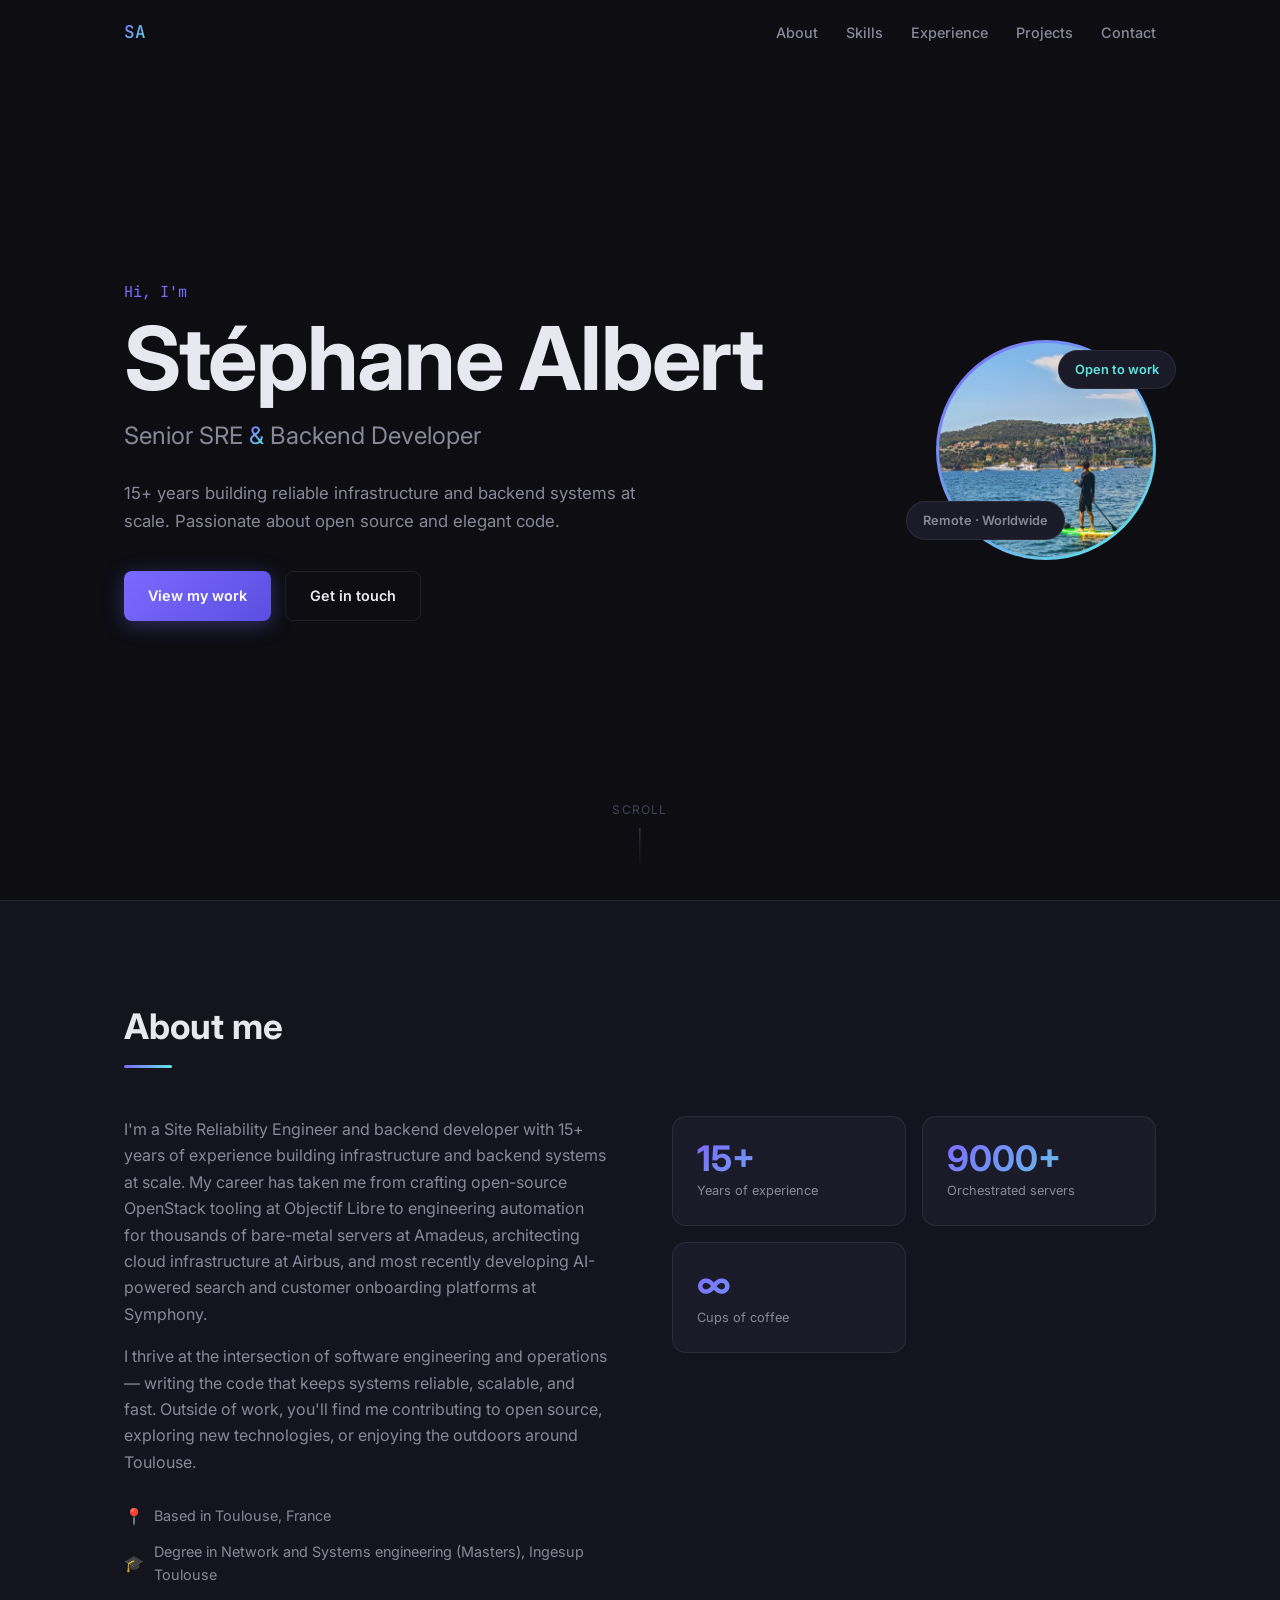
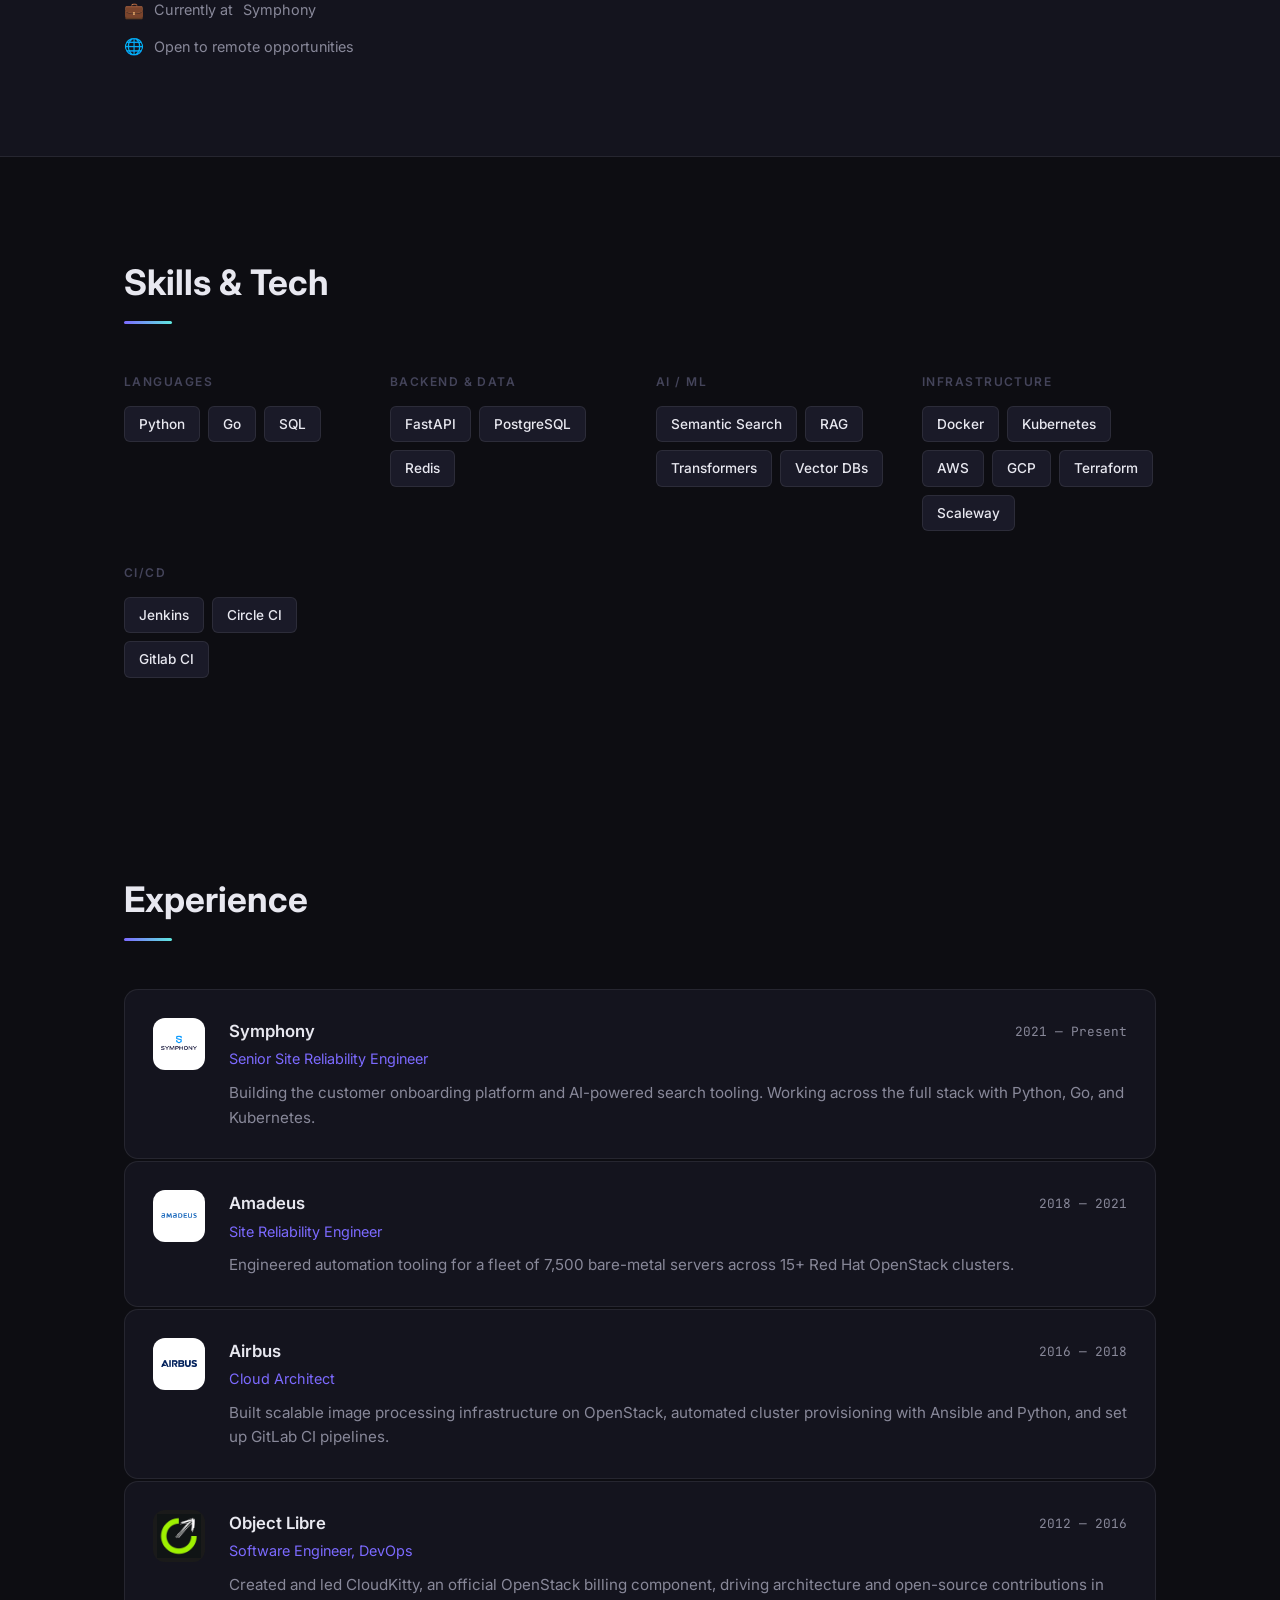
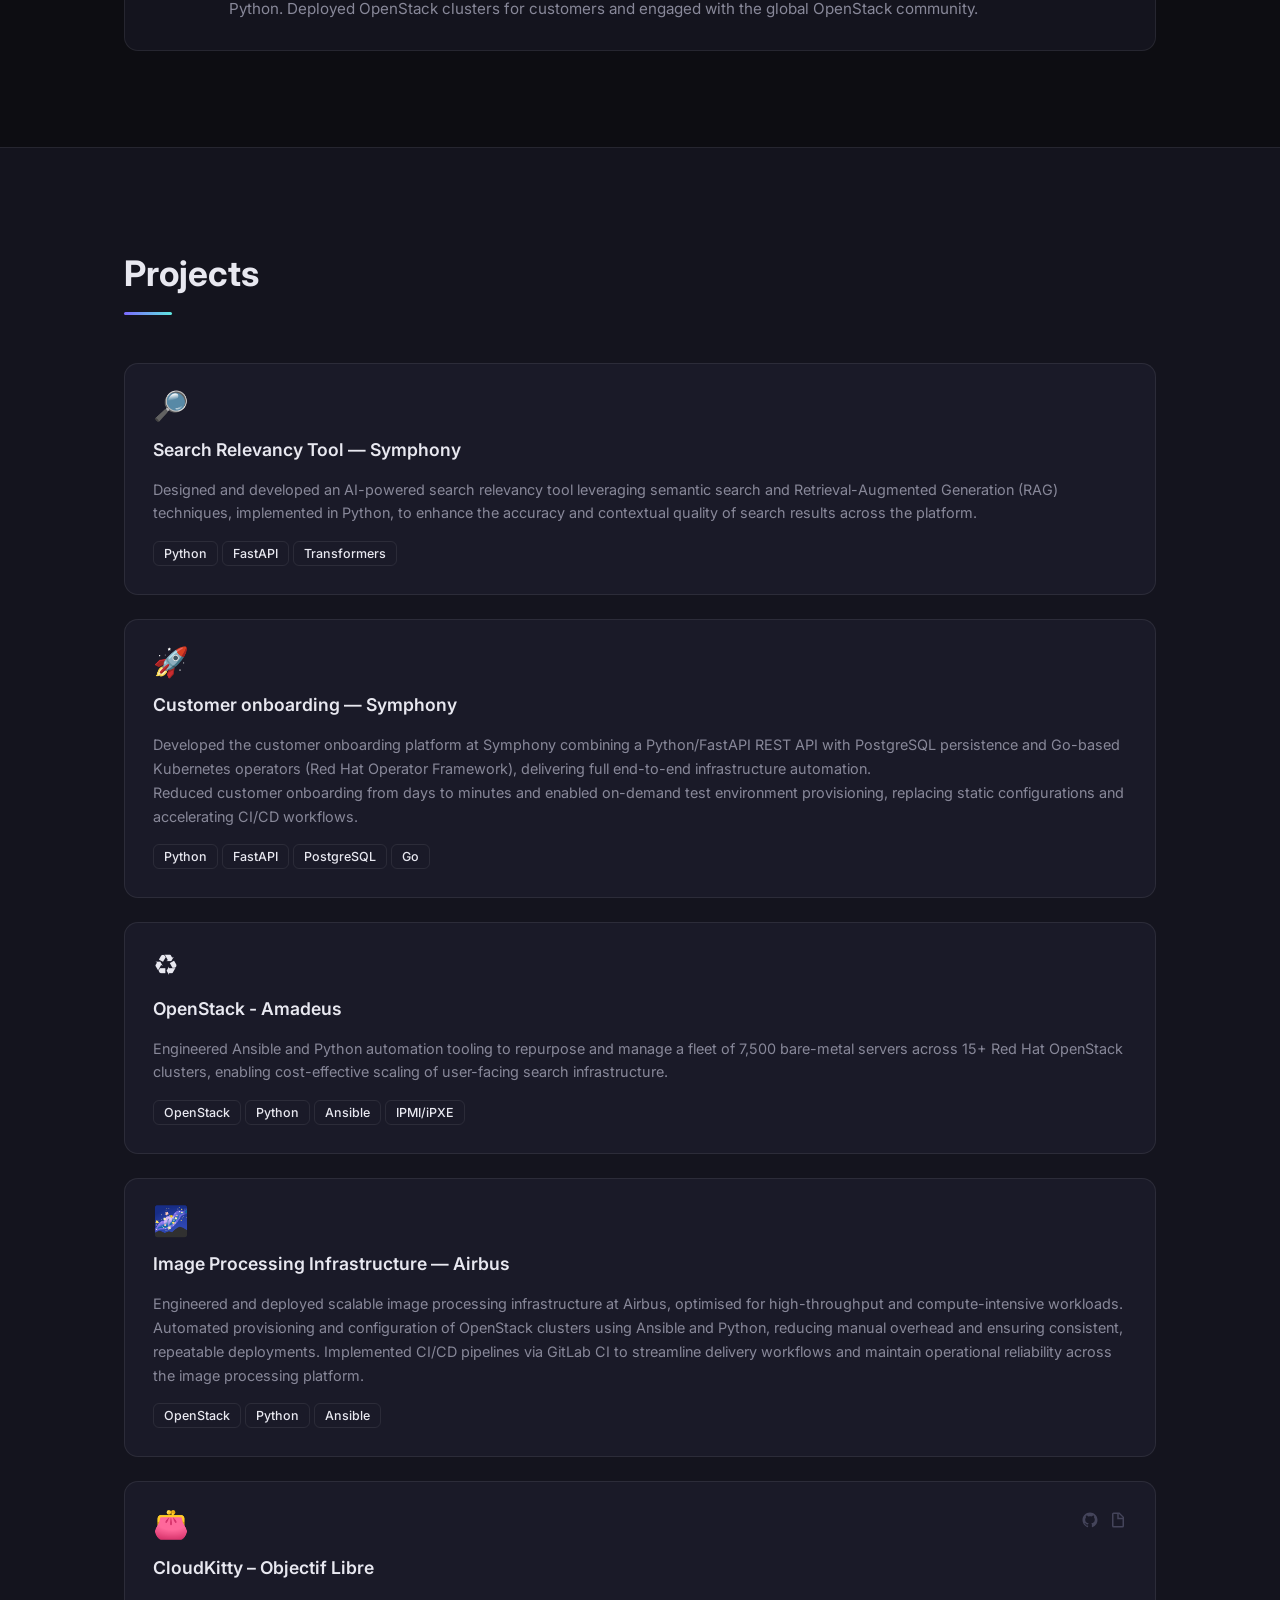
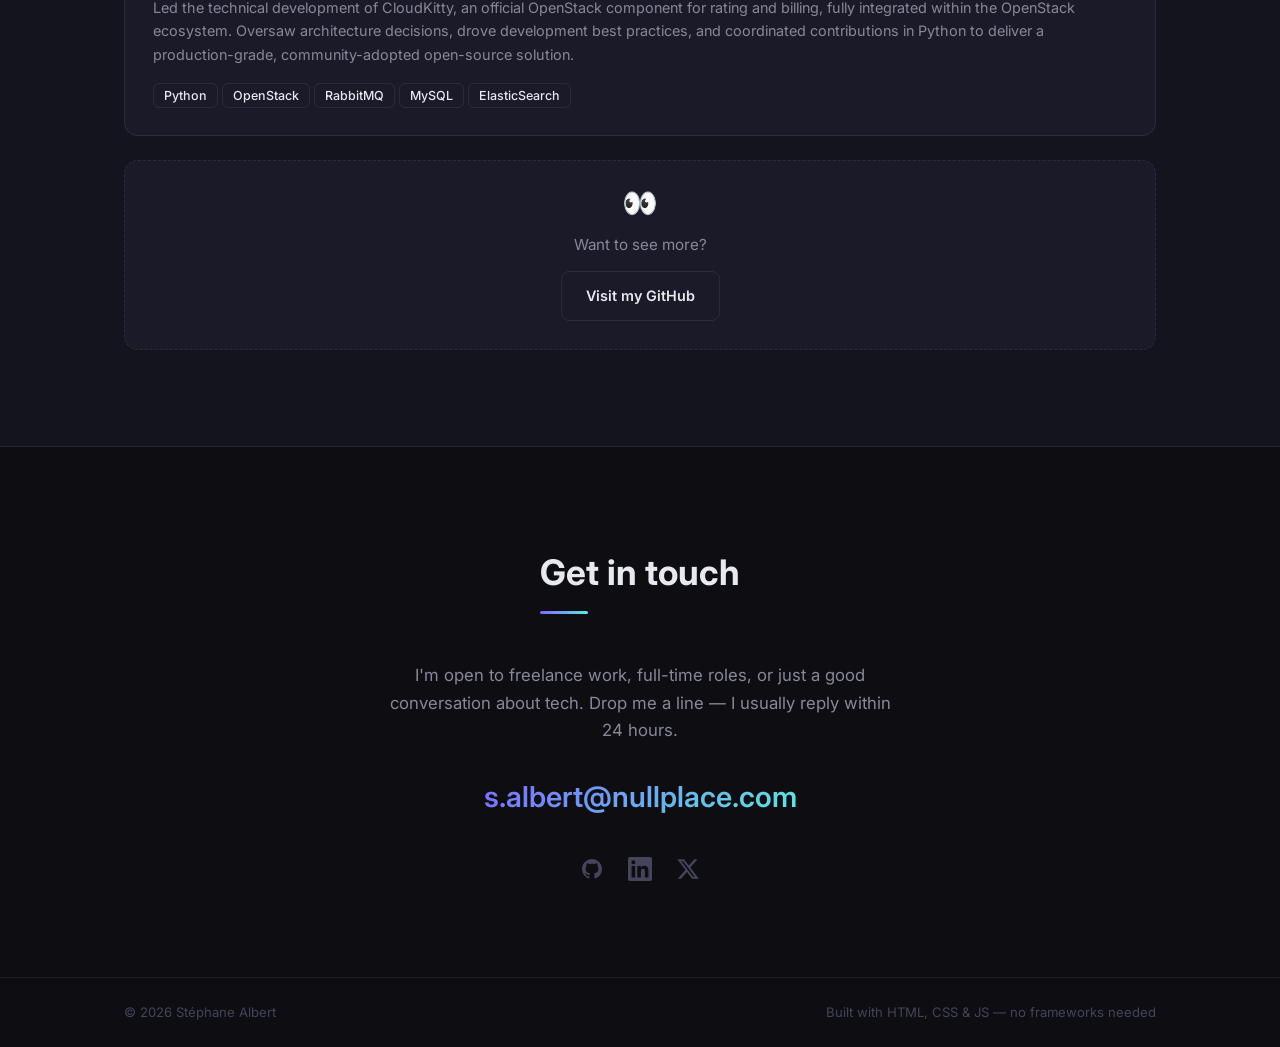
<file: index.html>
<!DOCTYPE html>
<html lang="en">
<head>
  <meta charset="UTF-8" />
  <meta name="viewport" content="width=device-width, initial-scale=1.0" />
  <title>Stéphane Albert — Senior SRE</title>
  <link rel="stylesheet" href="style.css" />
  <link rel="preconnect" href="https://fonts.googleapis.com" />
  <link rel="preconnect" href="https://fonts.gstatic.com" crossorigin />
  <link href="https://fonts.googleapis.com/css2?family=Inter:wght@300;400;500;600;700&family=JetBrains+Mono:wght@400;500&display=swap" rel="stylesheet" />
</head>
<body>

  <!-- Navigation -->
  <nav id="nav">
    <div class="nav-inner">
      <a href="#" class="nav-logo">SA</a>
      <ul class="nav-links">
        <li><a href="#about">About</a></li>
        <li><a href="#skills">Skills</a></li>
        <li><a href="#experience">Experience</a></li>
        <li><a href="#projects">Projects</a></li>
        <li><a href="#contact">Contact</a></li>
      </ul>
      <button class="nav-toggle" aria-label="Toggle menu">
        <span></span><span></span><span></span>
      </button>
    </div>
  </nav>

  <!-- Hero -->
  <section id="hero">
    <div class="hero-content">
      <p class="hero-greeting">Hi, I'm</p>
      <h1 class="hero-name">Stéphane Albert</h1>
      <h2 class="hero-title">Senior SRE <span class="accent">&</span> Backend Developer </h2>
      <p class="hero-bio">
        15+ years building reliable infrastructure and backend systems at scale.
        Passionate about open source and elegant code.
      </p>
      <div class="hero-actions">
        <a href="#projects" class="btn btn-primary">View my work</a>
        <a href="#contact" class="btn btn-ghost">Get in touch</a>
      </div>
    </div>
    <div class="hero-visual" aria-hidden="true">
      <div class="avatar-ring">
        <div class="avatar">
          <img src="img/avatar.jpg" alt="Stéphane Albert" />
        </div>
      </div>
      <a href="https://www.linkedin.com/in/stéphane-albert-a486a2100/" class="floating-badge badge-1" target="_blank" rel="noopener">Open to work</a>
      <div class="floating-badge badge-2">Remote · Worldwide</div>
    </div>
    <div class="scroll-indicator">
      <span>Scroll</span>
      <div class="scroll-line"></div>
    </div>
  </section>

  <!-- About -->
  <section id="about">
    <div class="container">
      <h2 class="section-title">About me</h2>
      <div class="about-grid">
        <div class="about-text">
          <p>
            I'm a Site Reliability Engineer and backend developer with 15+ years of experience
            building infrastructure and backend systems at scale. My career has taken me from
            crafting open-source OpenStack tooling at Objectif Libre to engineering automation
            for thousands of bare-metal servers at Amadeus, architecting cloud infrastructure
            at Airbus, and most recently developing AI-powered search and customer onboarding
            platforms at Symphony.
          </p>
          <p>
            I thrive at the intersection of software engineering and operations — writing the
            code that keeps systems reliable, scalable, and fast. Outside of work, you'll find
            me contributing to open source, exploring new technologies, or enjoying the outdoors
            around Toulouse.
          </p>
          <ul class="about-facts">
            <li><span class="fact-icon">📍</span> Based in Toulouse, France</li>
            <li><span class="fact-icon">🎓</span> Degree in Network and Systems engineering (Masters), Ingesup Toulouse</li>
            <li><span class="fact-icon">💼</span> Currently at <a href="https://symphony.com" target="_blank" rel="noopener">Symphony</a></li>
            <li><span class="fact-icon">🌐</span> Open to remote opportunities</li>
          </ul>
        </div>
        <div class="about-stats">
          <div class="stat-card">
            <span class="stat-number">15+</span>
            <span class="stat-label">Years of experience</span>
          </div>
          <div class="stat-card">
            <span class="stat-number">9000+</span>
            <span class="stat-label">Orchestrated servers</span>
          </div>
          <div class="stat-card">
            <span class="stat-number">∞</span>
            <span class="stat-label">Cups of coffee</span>
          </div>
        </div>
      </div>
    </div>
  </section>

  <!-- Skills -->
  <section id="skills">
    <div class="container">
      <h2 class="section-title">Skills & Tech</h2>
      <div class="skills-grid">

        <div class="skill-group">
          <h3 class="skill-group-title">Languages</h3>
          <div class="skill-tags">
            <span class="tag">Python</span>
            <span class="tag">Go</span>
            <span class="tag">SQL</span>
          </div>
        </div>

        <div class="skill-group">
          <h3 class="skill-group-title">Backend & Data</h3>
          <div class="skill-tags">
            <span class="tag">FastAPI</span>
            <span class="tag">PostgreSQL</span>
            <span class="tag">Redis</span>
          </div>
        </div>

        <div class="skill-group">
          <h3 class="skill-group-title">AI / ML</h3>
          <div class="skill-tags">
            <span class="tag">Semantic Search</span>
            <span class="tag">RAG</span>
            <span class="tag">Transformers</span>
            <span class="tag">Vector DBs</span>
          </div>
        </div>

        <div class="skill-group">
          <h3 class="skill-group-title">Infrastructure</h3>
          <div class="skill-tags">
            <span class="tag">Docker</span>
            <span class="tag">Kubernetes</span>
            <span class="tag">AWS</span>
            <span class="tag">GCP</span>
            <span class="tag">Terraform</span>
            <span class="tag">Scaleway</span>
          </div>
        </div>

        <div class="skill-group">
          <h3 class="skill-group-title">CI/CD</h3>
          <div class="skill-tags">
            <span class="tag">Jenkins</span>
            <span class="tag">Circle CI</span>
            <span class="tag">Gitlab CI</span>
          </div>
        </div>

      </div>
    </div>
  </section>

  <!-- Experience -->
  <section id="experience">
    <div class="container">
      <h2 class="section-title">Experience</h2>
      <div class="experience-list">

        <div class="experience-item">
          <div class="experience-logo experience-logo--img">
            <img src="img/symphony-logo.png" alt="Symphony" />
          </div>
          <div class="experience-body">
            <div class="experience-header">
              <div>
                <h3 class="experience-company"><a href="https://symphony.com" target="_blank" rel="noopener">Symphony</a></h3>
                <p class="experience-role">Senior Site Reliability Engineer</p>
              </div>
              <span class="experience-period">2021 — Present</span>
            </div>
            <p class="experience-desc">
              Building the customer onboarding platform and AI-powered search tooling.
              Working across the full stack with Python, Go, and Kubernetes.
            </p>
          </div>
        </div>

        <div class="experience-item">
          <div class="experience-logo experience-logo--img">
            <img src="img/amadeus-logo.png" alt="Amadeus" />
          </div>
          <div class="experience-body">
            <div class="experience-header">
              <div>
                <h3 class="experience-company"><a href="https://amadeus.com/" target="_blank" rel="noopener">Amadeus</a></h3>
                <p class="experience-role">Site Reliability Engineer</p>
              </div>
              <span class="experience-period">2018 — 2021</span>
            </div>
            <p class="experience-desc">
              Engineered automation tooling for a fleet of 7,500 bare-metal servers
              across 15+ Red Hat OpenStack clusters.
            </p>
          </div>
        </div>

        <div class="experience-item">
          <div class="experience-logo experience-logo--img">
            <img src="img/airbus-logo.png" alt="Airbus" />
          </div>
          <div class="experience-body">
            <div class="experience-header">
              <div>
                <h3 class="experience-company">Airbus</h3>
                <p class="experience-role">Cloud Architect</p>
              </div>
              <span class="experience-period">2016 — 2018</span>
            </div>
            <p class="experience-desc">
              Built scalable image processing infrastructure on OpenStack, automated cluster
              provisioning with Ansible and Python, and set up GitLab CI pipelines.
            </p>
          </div>
        </div>

        <div class="experience-item">
          <div class="experience-logo experience-logo--img experience-logo--dark">
            <img src="img/objectlibre-logo.png" alt="Object Libre" />
          </div>
          <div class="experience-body">
            <div class="experience-header">
              <div>
                <h3 class="experience-company">Object Libre</h3>
                <p class="experience-role">Software Engineer, DevOps</p>
              </div>
              <span class="experience-period">2012 — 2016</span>
            </div>
            <p class="experience-desc">
              Created and led CloudKitty, an official OpenStack billing component, driving
              architecture and open-source contributions in Python. Deployed OpenStack
              clusters for customers and engaged with the global OpenStack community.
            </p>
          </div>
        </div>

      </div>
    </div>
  </section>

  <!-- Projects -->
  <section id="projects">
    <div class="container">
      <h2 class="section-title">Projects</h2>
      <div class="projects-grid">

        <article class="project-card">
          <div class="project-header">
            <div class="project-icon">🔎</div>
          </div>
          <h3 class="project-title">Search Relevancy Tool — Symphony</h3>
          <p class="project-desc">
            Designed and developed an AI-powered search relevancy tool leveraging semantic
            search and Retrieval-Augmented Generation (RAG) techniques, implemented in
            Python, to enhance the accuracy and contextual quality of search results across
            the platform.
          </p>
          <div class="project-tags">
            <span class="tag tag-sm">Python</span>
            <span class="tag tag-sm">FastAPI</span>
            <span class="tag tag-sm">Transformers</span>
          </div>
        </article>

        <article class="project-card">
          <div class="project-header">
            <div class="project-icon">🚀</div>
          </div>
          <h3 class="project-title">Customer onboarding — Symphony</h3>
          <p class="project-desc">
          Developed the customer onboarding platform at Symphony combining a
          Python/FastAPI REST API with PostgreSQL persistence and Go-based
          Kubernetes operators (Red Hat Operator Framework), delivering full
          end-to-end infrastructure automation.</br>
          Reduced customer onboarding from days to minutes and enabled
          on-demand test environment provisioning, replacing static
          configurations and accelerating CI/CD workflows.
          </p>
          <div class="project-tags">
            <span class="tag tag-sm">Python</span>
            <span class="tag tag-sm">FastAPI</span>
            <span class="tag tag-sm">PostgreSQL</span>
            <span class="tag tag-sm">Go</span>
          </div>
        </article>

        <article class="project-card">
          <div class="project-header">
            <div class="project-icon">♻️</div>
          </div>
          <h3 class="project-title">OpenStack - Amadeus</h3>
          <p class="project-desc">
            Engineered Ansible and Python automation tooling to repurpose and
            manage a fleet of 7,500 bare-metal servers across 15+ Red Hat
            OpenStack clusters, enabling cost-effective scaling of user-facing
            search infrastructure.
          </p>
          <div class="project-tags">
            <span class="tag tag-sm">OpenStack</span>
            <span class="tag tag-sm">Python</span>
            <span class="tag tag-sm">Ansible</span>
            <span class="tag tag-sm">IPMI/iPXE</span>
          </div>
        </article>

        <article class="project-card">
          <div class="project-header">
            <div class="project-icon">🌌</div>
          </div>
          <h3 class="project-title">Image Processing Infrastructure — Airbus</h3>
          <p class="project-desc">
            Engineered and deployed scalable image processing infrastructure at Airbus,
            optimised for high-throughput and compute-intensive workloads. Automated
            provisioning and configuration of OpenStack clusters using Ansible and Python,
            reducing manual overhead and ensuring consistent, repeatable deployments.
            Implemented CI/CD pipelines via GitLab CI to streamline delivery workflows and
            maintain operational reliability across the image processing platform.
          </p>
          <div class="project-tags">
            <span class="tag tag-sm">OpenStack</span>
            <span class="tag tag-sm">Python</span>
            <span class="tag tag-sm">Ansible</span>
          </div>
        </article>

        <article class="project-card">
          <div class="project-header">
            <div class="project-icon">👛</div>
            <div class="project-links">
              <a href="https://github.com/openstack/cloudkitty" target="_blank" rel="noopener" aria-label="GitHub">
                <svg viewBox="0 0 24 24" fill="currentColor" width="18" height="18"><path d="M12 2C6.477 2 2 6.484 2 12.017c0 4.425 2.865 8.18 6.839 9.504.5.092.682-.217.682-.483 0-.237-.008-.868-.013-1.703-2.782.605-3.369-1.343-3.369-1.343-.454-1.158-1.11-1.466-1.11-1.466-.908-.62.069-.608.069-.608 1.003.07 1.531 1.032 1.531 1.032.892 1.53 2.341 1.088 2.91.832.092-.647.35-1.088.636-1.338-2.22-.253-4.555-1.113-4.555-4.951 0-1.093.39-1.988 1.029-2.688-.103-.253-.446-1.272.098-2.65 0 0 .84-.27 2.75 1.026A9.564 9.564 0 0112 6.844c.85.004 1.705.115 2.504.337 1.909-1.296 2.747-1.027 2.747-1.027.546 1.379.202 2.398.1 2.651.64.7 1.028 1.595 1.028 2.688 0 3.848-2.339 4.695-4.566 4.943.359.309.678.92.678 1.855 0 1.338-.012 2.419-.012 2.747 0 .268.18.58.688.482A10.019 10.019 0 0022 12.017C22 6.484 17.522 2 12 2z"/></svg>
              </a>
              <a href="https://wiki.openstack.org/wiki/CloudKitty" target="_blank" rel="noopener" aria-label="Documentation">
                <svg viewBox="0 0 24 24" fill="currentColor" width="18" height="18"><path d="M14 2H6a2 2 0 0 0-2 2v16a2 2 0 0 0 2 2h12a2 2 0 0 0 2-2V8l-6-6zm-1 1.5L18.5 9H13V3.5zM6 20V4h5v7h7v9H6z"/></svg>
              </a>
            </div>
          </div>
          <h3 class="project-title">CloudKitty – Objectif Libre</h3>
          <p class="project-desc">
            Led the technical development of CloudKitty, an official OpenStack component
            for rating and billing, fully integrated within the OpenStack ecosystem.
            Oversaw architecture decisions, drove development best practices, and
            coordinated contributions in Python to deliver a production-grade,
            community-adopted open-source solution.
          </p>
          <div class="project-tags">
            <span class="tag tag-sm">Python</span>
            <span class="tag tag-sm">OpenStack</span>
            <span class="tag tag-sm">RabbitMQ</span>
            <span class="tag tag-sm">MySQL</span>
            <span class="tag tag-sm">ElasticSearch</span>
          </div>
        </article>

        <article class="project-card project-card-cta">
          <div class="project-icon">👀</div>
          <p>Want to see more?</p>
          <a href="https://github.com/sheeprine" class="btn btn-ghost" target="_blank" rel="noopener">Visit my GitHub</a>
        </article>

      </div>
    </div>
  </section>

  <!-- Contact -->
  <section id="contact">
    <div class="container contact-inner">
      <h2 class="section-title">Get in touch</h2>
      <p class="contact-lead">
        I'm open to freelance work, full-time roles, or just a good conversation about tech.
        Drop me a line — I usually reply within 24 hours.
      </p>
      <a href="mailto:s.albert@nullplace.com" class="contact-email">s.albert@nullplace.com</a>
      <div class="social-links">
        <a href="https://github.com/sheeprine" target="_blank" rel="noopener" aria-label="GitHub">
          <svg viewBox="0 0 24 24" fill="currentColor"><path d="M12 2C6.477 2 2 6.484 2 12.017c0 4.425 2.865 8.18 6.839 9.504.5.092.682-.217.682-.483 0-.237-.008-.868-.013-1.703-2.782.605-3.369-1.343-3.369-1.343-.454-1.158-1.11-1.466-1.11-1.466-.908-.62.069-.608.069-.608 1.003.07 1.531 1.032 1.531 1.032.892 1.53 2.341 1.088 2.91.832.092-.647.35-1.088.636-1.338-2.22-.253-4.555-1.113-4.555-4.951 0-1.093.39-1.988 1.029-2.688-.103-.253-.446-1.272.098-2.65 0 0 .84-.27 2.75 1.026A9.564 9.564 0 0112 6.844c.85.004 1.705.115 2.504.337 1.909-1.296 2.747-1.027 2.747-1.027.546 1.379.202 2.398.1 2.651.64.7 1.028 1.595 1.028 2.688 0 3.848-2.339 4.695-4.566 4.943.359.309.678.92.678 1.855 0 1.338-.012 2.419-.012 2.747 0 .268.18.58.688.482A10.019 10.019 0 0022 12.017C22 6.484 17.522 2 12 2z"/></svg>
        </a>
        <a href="https://www.linkedin.com/in/stéphane-albert-a486a2100/" target="_blank" rel="noopener" aria-label="LinkedIn">
          <svg viewBox="0 0 24 24" fill="currentColor"><path d="M20.447 20.452h-3.554v-5.569c0-1.328-.027-3.037-1.852-3.037-1.853 0-2.136 1.445-2.136 2.939v5.667H9.351V9h3.414v1.561h.046c.477-.9 1.637-1.85 3.37-1.85 3.601 0 4.267 2.37 4.267 5.455v6.286zM5.337 7.433a2.062 2.062 0 01-2.063-2.065 2.064 2.064 0 112.063 2.065zm1.782 13.019H3.555V9h3.564v11.452zM22.225 0H1.771C.792 0 0 .774 0 1.729v20.542C0 23.227.792 24 1.771 24h20.451C23.2 24 24 23.227 24 22.271V1.729C24 .774 23.2 0 22.222 0h.003z"/></svg>
        </a>
        <a href="https://twitter.com/sheeprine" target="_blank" rel="noopener" aria-label="Twitter / X">
          <svg viewBox="0 0 24 24" fill="currentColor"><path d="M18.244 2.25h3.308l-7.227 8.26 8.502 11.24H16.17l-5.214-6.817L4.99 21.75H1.68l7.73-8.835L1.254 2.25H8.08l4.713 6.231zm-1.161 17.52h1.833L7.084 4.126H5.117z"/></svg>
        </a>
      </div>
    </div>
  </section>

  <!-- Footer -->
  <footer>
    <div class="container footer-inner">
      <span>© 2026 Stéphane Albert</span>
      <span>Built with HTML, CSS & JS — no frameworks needed</span>
    </div>
  </footer>

  <script src="script.js"></script>
</body>
</html>
</file>
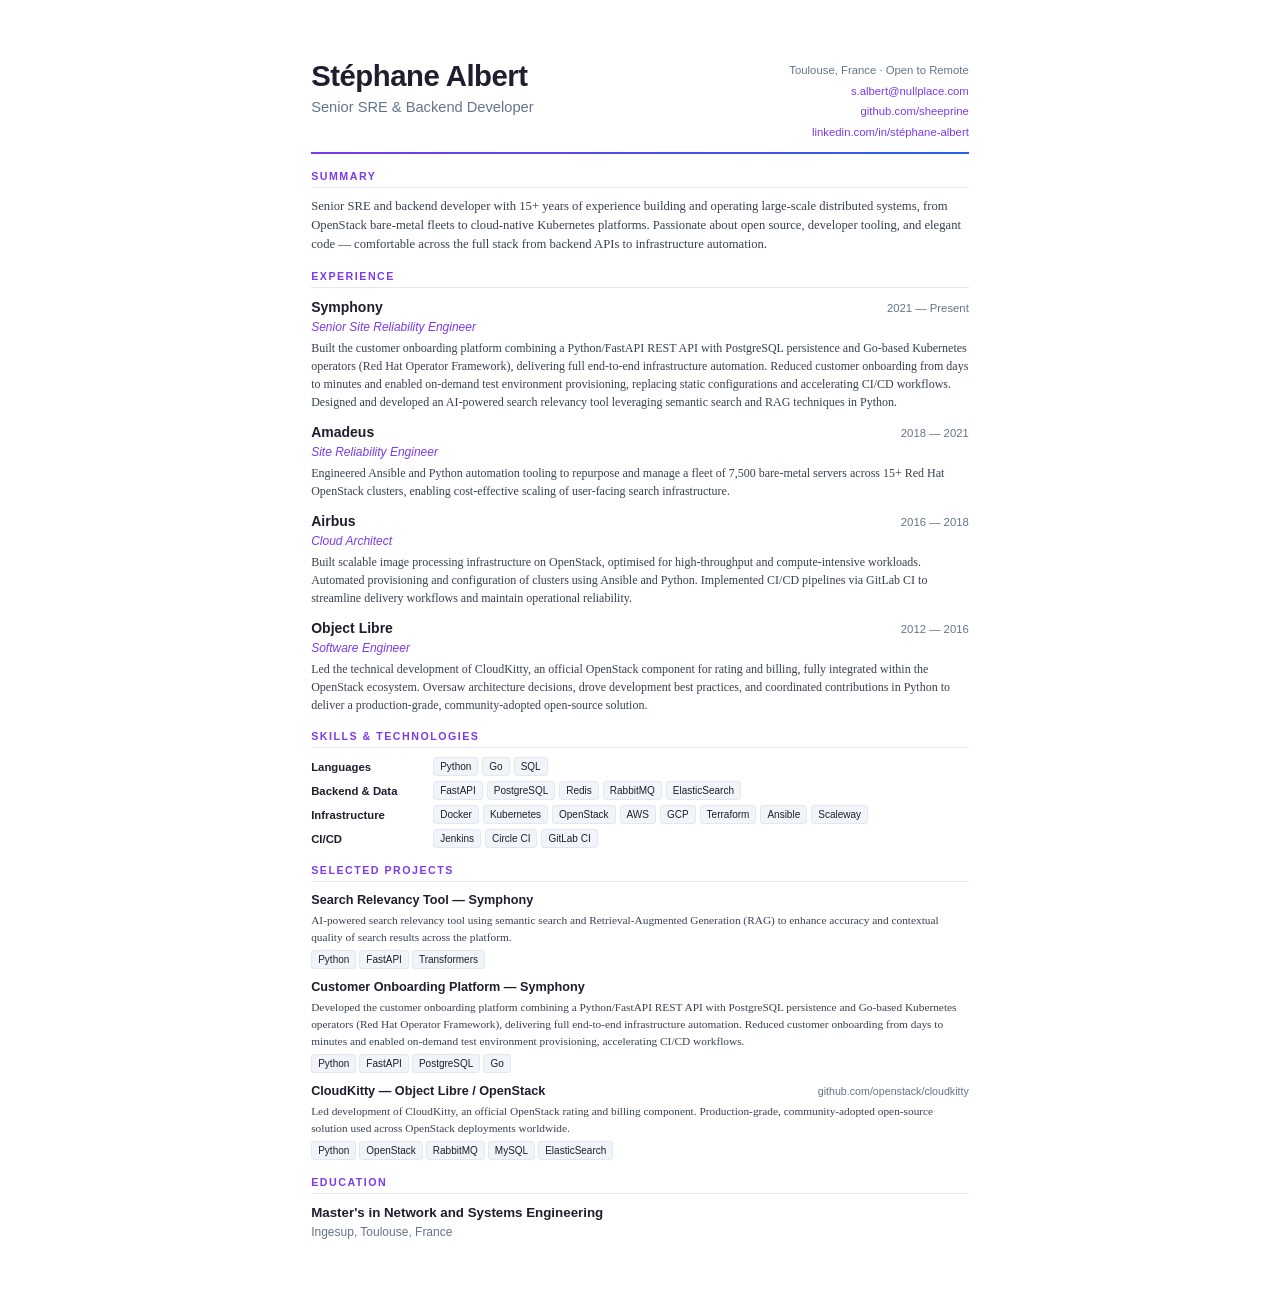
<file: resume.html>
<!DOCTYPE html>
<html lang="en">
<head>
  <meta charset="UTF-8" />
  <meta name="viewport" content="width=device-width, initial-scale=1.0" />
  <title>Stéphane Albert — Resume</title>
  <style>
    *, *::before, *::after { box-sizing: border-box; margin: 0; padding: 0; }

    :root {
      --accent: #7c3aed;
      --accent2: #2563eb;
      --text: #1e1e2e;
      --muted: #64748b;
      --border: #e2e8f0;
      --bg-tag: #f1f5f9;
    }

    body {
      font-family: 'Georgia', 'Times New Roman', serif;
      font-size: 10.5pt;
      color: var(--text);
      background: #fff;
      line-height: 1.5;
    }

    /* ── Page layout ── */
    .page {
      width: 210mm;
      min-height: 297mm;
      padding: 16mm 18mm 14mm;
      margin: 0 auto;
    }

    @media print {
      @page { size: A4; margin: 0; }
      .page { padding: 16mm 18mm 14mm; }
      body { -webkit-print-color-adjust: exact; print-color-adjust: exact; }
    }

    /* ── Header ── */
    header {
      display: flex;
      justify-content: space-between;
      align-items: flex-start;
      border-bottom: 2px solid transparent;
      border-image: linear-gradient(90deg, var(--accent), var(--accent2)) 1;
      padding-bottom: 10px;
      margin-bottom: 14px;
      gap: 16px;
    }

    .header-name h1 {
      font-size: 22pt;
      font-weight: 700;
      font-family: 'Arial', sans-serif;
      letter-spacing: -0.5px;
      line-height: 1.1;
    }

    .header-name h2 {
      font-size: 11pt;
      font-weight: 400;
      color: var(--muted);
      font-family: 'Arial', sans-serif;
      margin-top: 3px;
    }

    .header-contact {
      text-align: right;
      font-size: 8.5pt;
      color: var(--muted);
      font-family: 'Arial', sans-serif;
      line-height: 1.8;
    }

    .header-contact a {
      color: var(--accent);
      text-decoration: none;
    }

    /* ── Section ── */
    section { margin-bottom: 14px; }

    .section-heading {
      font-family: 'Arial', sans-serif;
      font-size: 8pt;
      font-weight: 700;
      text-transform: uppercase;
      letter-spacing: 1.5px;
      color: var(--accent);
      border-bottom: 1px solid var(--border);
      padding-bottom: 3px;
      margin-bottom: 9px;
    }

    /* ── Summary ── */
    .summary p { font-size: 9.5pt; color: #374151; }

    /* ── Experience ── */
    .exp-item { margin-bottom: 11px; }
    .exp-item:last-child { margin-bottom: 0; }

    .exp-header {
      display: flex;
      justify-content: space-between;
      align-items: baseline;
      gap: 8px;
    }

    .exp-company {
      font-family: 'Arial', sans-serif;
      font-size: 10.5pt;
      font-weight: 700;
    }

    .exp-period {
      font-family: 'Arial', sans-serif;
      font-size: 8.5pt;
      color: var(--muted);
      white-space: nowrap;
    }

    .exp-role {
      font-family: 'Arial', sans-serif;
      font-size: 9pt;
      color: var(--accent);
      font-style: italic;
      margin-bottom: 3px;
    }

    .exp-desc {
      font-size: 9pt;
      color: #374151;
    }

    /* ── Skills ── */
    .skills-grid {
      display: grid;
      grid-template-columns: 110px 1fr;
      gap: 5px 12px;
    }

    .skill-label {
      font-family: 'Arial', sans-serif;
      font-size: 8.5pt;
      font-weight: 700;
      color: var(--text);
      padding-top: 2px;
    }

    .skill-tags {
      display: flex;
      flex-wrap: wrap;
      gap: 4px;
      align-items: center;
    }

    .tag {
      font-family: 'Arial', sans-serif;
      font-size: 7.5pt;
      background: var(--bg-tag);
      color: var(--text);
      border: 1px solid var(--border);
      border-radius: 3px;
      padding: 1px 6px;
    }

    /* ── Projects ── */
    .project-item { margin-bottom: 9px; }
    .project-item:last-child { margin-bottom: 0; }

    .project-header {
      display: flex;
      justify-content: space-between;
      align-items: baseline;
      gap: 8px;
    }

    .project-title {
      font-family: 'Arial', sans-serif;
      font-size: 9.5pt;
      font-weight: 700;
    }

    .project-desc {
      font-size: 8.5pt;
      color: #374151;
      margin-top: 2px;
    }

    .project-tags {
      display: flex;
      flex-wrap: wrap;
      gap: 3px;
      margin-top: 4px;
    }

    /* ── Education ── */
    .edu-header {
      display: flex;
      justify-content: space-between;
      align-items: baseline;
    }

    .edu-degree {
      font-family: 'Arial', sans-serif;
      font-size: 10pt;
      font-weight: 700;
    }

    .edu-school {
      font-family: 'Arial', sans-serif;
      font-size: 9pt;
      color: var(--muted);
    }
  </style>
</head>
<body>
<div class="page">

  <!-- Header -->
  <header>
    <div class="header-name">
      <h1>Stéphane Albert</h1>
      <h2>Senior SRE &amp; Backend Developer</h2>
    </div>
    <div class="header-contact">
      <div>Toulouse, France · Open to Remote</div>
      <div><a href="mailto:s.albert@nullplace.com">s.albert@nullplace.com</a></div>
      <div><a href="https://github.com/sheeprine">github.com/sheeprine</a></div>
      <div><a href="https://www.linkedin.com/in/stéphane-albert-a486a2100/">linkedin.com/in/stéphane-albert</a></div>
    </div>
  </header>

  <!-- Summary -->
  <section class="summary">
    <h3 class="section-heading">Summary</h3>
    <p>
      Senior SRE and backend developer with 15+ years of experience building and operating large-scale
      distributed systems, from OpenStack bare-metal fleets to cloud-native Kubernetes platforms. Passionate
      about open source, developer tooling, and elegant code — comfortable across the full stack from backend
      APIs to infrastructure automation.
    </p>
  </section>

  <!-- Experience -->
  <section>
    <h3 class="section-heading">Experience</h3>

    <div class="exp-item">
      <div class="exp-header">
        <span class="exp-company">Symphony</span>
        <span class="exp-period">2021 — Present</span>
      </div>
      <div class="exp-role">Senior Site Reliability Engineer</div>
      <p class="exp-desc">
        Built the customer onboarding platform combining a Python/FastAPI REST API with PostgreSQL
        persistence and Go-based Kubernetes operators (Red Hat Operator Framework), delivering
        full end-to-end infrastructure automation. Reduced customer onboarding from days to minutes
        and enabled on-demand test environment provisioning, replacing static configurations and
        accelerating CI/CD workflows. Designed and developed an AI-powered search relevancy tool
        leveraging semantic search and RAG techniques in Python.
      </p>
    </div>

    <div class="exp-item">
      <div class="exp-header">
        <span class="exp-company">Amadeus</span>
        <span class="exp-period">2018 — 2021</span>
      </div>
      <div class="exp-role">Site Reliability Engineer</div>
      <p class="exp-desc">
        Engineered Ansible and Python automation tooling to repurpose and manage a fleet of 7,500
        bare-metal servers across 15+ Red Hat OpenStack clusters, enabling cost-effective scaling
        of user-facing search infrastructure.
      </p>
    </div>

    <div class="exp-item">
      <div class="exp-header">
        <span class="exp-company">Airbus</span>
        <span class="exp-period">2016 — 2018</span>
      </div>
      <div class="exp-role">Cloud Architect</div>
      <p class="exp-desc">
        Built scalable image processing infrastructure on OpenStack, optimised for high-throughput
        and compute-intensive workloads. Automated provisioning and configuration of clusters using
        Ansible and Python. Implemented CI/CD pipelines via GitLab CI to streamline delivery
        workflows and maintain operational reliability.
      </p>
    </div>

    <div class="exp-item">
      <div class="exp-header">
        <span class="exp-company">Object Libre</span>
        <span class="exp-period">2012 — 2016</span>
      </div>
      <div class="exp-role">Software Engineer</div>
      <p class="exp-desc">
        Led the technical development of CloudKitty, an official OpenStack component for rating
        and billing, fully integrated within the OpenStack ecosystem. Oversaw architecture
        decisions, drove development best practices, and coordinated contributions in Python to
        deliver a production-grade, community-adopted open-source solution.
      </p>
    </div>
  </section>

  <!-- Skills -->
  <section>
    <h3 class="section-heading">Skills &amp; Technologies</h3>
    <div class="skills-grid">
      <div class="skill-label">Languages</div>
      <div class="skill-tags">
        <span class="tag">Python</span>
        <span class="tag">Go</span>
        <span class="tag">SQL</span>
      </div>

      <div class="skill-label">Backend &amp; Data</div>
      <div class="skill-tags">
        <span class="tag">FastAPI</span>
        <span class="tag">PostgreSQL</span>
        <span class="tag">Redis</span>
        <span class="tag">RabbitMQ</span>
        <span class="tag">ElasticSearch</span>
      </div>

      <div class="skill-label">Infrastructure</div>
      <div class="skill-tags">
        <span class="tag">Docker</span>
        <span class="tag">Kubernetes</span>
        <span class="tag">OpenStack</span>
        <span class="tag">AWS</span>
        <span class="tag">GCP</span>
        <span class="tag">Terraform</span>
        <span class="tag">Ansible</span>
        <span class="tag">Scaleway</span>
      </div>

      <div class="skill-label">CI/CD</div>
      <div class="skill-tags">
        <span class="tag">Jenkins</span>
        <span class="tag">Circle CI</span>
        <span class="tag">GitLab CI</span>
      </div>
    </div>
  </section>

  <!-- Selected Projects -->
  <section>
    <h3 class="section-heading">Selected Projects</h3>

    <div class="project-item">
      <div class="project-header">
        <span class="project-title">Search Relevancy Tool — Symphony</span>
      </div>
      <p class="project-desc">
        AI-powered search relevancy tool using semantic search and Retrieval-Augmented Generation (RAG)
        to enhance accuracy and contextual quality of search results across the platform.
      </p>
      <div class="project-tags">
        <span class="tag">Python</span><span class="tag">FastAPI</span><span class="tag">Transformers</span>
      </div>
    </div>

    <div class="project-item">
      <div class="project-header">
        <span class="project-title">Customer Onboarding Platform — Symphony</span>
      </div>
      <p class="project-desc">
        Developed the customer onboarding platform combining a Python/FastAPI REST API with PostgreSQL
        persistence and Go-based Kubernetes operators (Red Hat Operator Framework), delivering full
        end-to-end infrastructure automation. Reduced customer onboarding from days to minutes and
        enabled on-demand test environment provisioning, accelerating CI/CD workflows.
      </p>
      <div class="project-tags">
        <span class="tag">Python</span><span class="tag">FastAPI</span><span class="tag">PostgreSQL</span><span class="tag">Go</span>
      </div>
    </div>

    <div class="project-item">
      <div class="project-header">
        <span class="project-title">CloudKitty — Object Libre / OpenStack</span>
        <span style="font-size:8pt; color: var(--muted); font-family: Arial, sans-serif;">github.com/openstack/cloudkitty</span>
      </div>
      <p class="project-desc">
        Led development of CloudKitty, an official OpenStack rating and billing component.
        Production-grade, community-adopted open-source solution used across OpenStack deployments worldwide.
      </p>
      <div class="project-tags">
        <span class="tag">Python</span><span class="tag">OpenStack</span><span class="tag">RabbitMQ</span><span class="tag">MySQL</span><span class="tag">ElasticSearch</span>
      </div>
    </div>
  </section>

  <!-- Education -->
  <section>
    <h3 class="section-heading">Education</h3>
    <div class="edu-header">
      <span class="edu-degree">Master's in Network and Systems Engineering</span>
    </div>
    <div class="edu-school">Ingesup, Toulouse, France</div>
  </section>

</div>
</body>
</html>
</file>
<file: style.css>
/* ─── Reset & base ─────────────────────────────────────────────── */
*, *::before, *::after { box-sizing: border-box; margin: 0; padding: 0; }

:root {
  --bg:        #0d0d12;
  --bg-card:   #14141e;
  --bg-card2:  #1a1a28;
  --border:    rgba(255,255,255,.08);
  --accent:    #7c6aff;
  --accent2:   #5ee7df;
  --text:      #e8e8f0;
  --text-dim:  #888899;
  --text-xdim: #44445a;
  --radius:    14px;
  --nav-h:     64px;
  --transition: .22s cubic-bezier(.4,0,.2,1);
}

html {
  scroll-behavior: smooth;
  scroll-padding-top: var(--nav-h);
}

body {
  font-family: 'Inter', system-ui, sans-serif;
  background: var(--bg);
  color: var(--text);
  line-height: 1.65;
  min-height: 100vh;
  -webkit-font-smoothing: antialiased;
}

a { color: inherit; text-decoration: none; }

/* ─── Layout helpers ───────────────────────────────────────────── */
.container {
  max-width: 1080px;
  margin: 0 auto;
  padding: 0 24px;
}

section { padding: 96px 0; }

.section-title {
  font-size: clamp(1.6rem, 4vw, 2.2rem);
  font-weight: 700;
  margin-bottom: 48px;
  position: relative;
  display: inline-block;
}

.section-title::after {
  content: '';
  display: block;
  height: 3px;
  width: 48px;
  background: linear-gradient(90deg, var(--accent), var(--accent2));
  border-radius: 2px;
  margin-top: 10px;
}

/* ─── Nav ──────────────────────────────────────────────────────── */
#nav {
  position: fixed;
  top: 0; left: 0; right: 0;
  height: var(--nav-h);
  z-index: 100;
  transition: background var(--transition), border-bottom var(--transition);
}

#nav.scrolled {
  background: rgba(13, 13, 18, .85);
  backdrop-filter: blur(20px);
  -webkit-backdrop-filter: blur(20px);
  border-bottom: 1px solid var(--border);
}

.nav-inner {
  max-width: 1080px;
  margin: 0 auto;
  padding: 0 24px;
  height: 100%;
  display: flex;
  align-items: center;
  gap: 32px;
}

.nav-logo {
  font-family: 'JetBrains Mono', monospace;
  font-weight: 500;
  font-size: 1.1rem;
  background: linear-gradient(135deg, var(--accent), var(--accent2));
  -webkit-background-clip: text;
  -webkit-text-fill-color: transparent;
  background-clip: text;
  margin-right: auto;
}

.nav-links {
  list-style: none;
  display: flex;
  gap: 28px;
}

.nav-links a {
  font-size: .9rem;
  font-weight: 500;
  color: var(--text-dim);
  transition: color var(--transition);
}

.nav-links a:hover { color: var(--text); }

.nav-toggle {
  display: none;
  flex-direction: column;
  gap: 5px;
  background: none;
  border: none;
  cursor: pointer;
  padding: 4px;
}

.nav-toggle span {
  display: block;
  width: 22px;
  height: 2px;
  background: var(--text);
  border-radius: 2px;
  transition: transform var(--transition), opacity var(--transition);
}

/* ─── Hero ─────────────────────────────────────────────────────── */
#hero {
  min-height: 100svh;
  display: grid;
  grid-template-columns: 1fr auto;
  align-items: center;
  gap: 48px;
  padding: var(--nav-h) 24px 64px;
  max-width: 1080px;
  margin: 0 auto;
  position: relative;
}

.hero-greeting {
  font-family: 'JetBrains Mono', monospace;
  color: var(--accent);
  font-size: .95rem;
  margin-bottom: 8px;
}

.hero-name {
  font-size: clamp(2.8rem, 8vw, 5.5rem);
  font-weight: 700;
  line-height: 1.05;
  letter-spacing: -.02em;
  margin-bottom: 12px;
}

.hero-title {
  font-size: clamp(1.1rem, 3vw, 1.5rem);
  font-weight: 400;
  color: var(--text-dim);
  margin-bottom: 24px;
}

.accent {
  background: linear-gradient(135deg, var(--accent), var(--accent2));
  -webkit-background-clip: text;
  -webkit-text-fill-color: transparent;
  background-clip: text;
}

.hero-bio {
  max-width: 540px;
  color: var(--text-dim);
  font-size: 1.05rem;
  margin-bottom: 36px;
}

.hero-actions { display: flex; gap: 14px; flex-wrap: wrap; }

/* ─── Buttons ──────────────────────────────────────────────────── */
.btn {
  display: inline-flex;
  align-items: center;
  gap: 8px;
  padding: 12px 24px;
  border-radius: 8px;
  font-weight: 600;
  font-size: .9rem;
  transition: all var(--transition);
  cursor: pointer;
  border: none;
}

.btn-primary {
  background: linear-gradient(135deg, var(--accent), #5a4fe0);
  color: #fff;
  box-shadow: 0 4px 20px rgba(124,106,255,.35);
}

.btn-primary:hover {
  transform: translateY(-2px);
  box-shadow: 0 8px 28px rgba(124,106,255,.45);
}

.btn-ghost {
  background: transparent;
  color: var(--text);
  border: 1px solid var(--border);
}

.btn-ghost:hover {
  border-color: var(--accent);
  color: var(--accent);
}

/* ─── Hero visual ──────────────────────────────────────────────── */
.hero-visual {
  position: relative;
  display: flex;
  align-items: center;
  justify-content: center;
  flex-shrink: 0;
}

.avatar-ring {
  width: 220px;
  height: 220px;
  border-radius: 50%;
  padding: 3px;
  background: linear-gradient(135deg, var(--accent), var(--accent2));
  animation: spin-ring 8s linear infinite;
}

@keyframes spin-ring {
  from { transform: rotate(0deg); }
  to   { transform: rotate(360deg); }
}

.avatar {
  width: 100%;
  height: 100%;
  border-radius: 50%;
  background: var(--bg-card);
  display: flex;
  align-items: center;
  justify-content: center;
  font-size: 3rem;
  font-weight: 700;
  color: var(--accent);
  overflow: hidden;
  animation: spin-ring 8s linear infinite reverse;
}

.avatar img {
  width: 100%;
  height: 100%;
  object-fit: cover;
}

.floating-badge {
  position: absolute;
  background: var(--bg-card2);
  border: 1px solid var(--border);
  padding: 8px 16px;
  border-radius: 100px;
  font-size: .8rem;
  font-weight: 600;
  white-space: nowrap;
  animation: float 3s ease-in-out infinite;
}

.badge-1 {
  top: 10px;
  right: -20px;
  color: #5ee7df;
  animation-delay: 0s;
}

.badge-2 {
  bottom: 20px;
  left: -30px;
  color: var(--text-dim);
  animation-delay: 1.5s;
}

@keyframes float {
  0%, 100% { transform: translateY(0); }
  50%       { transform: translateY(-8px); }
}

.scroll-indicator {
  position: absolute;
  bottom: 32px;
  left: 50%;
  transform: translateX(-50%);
  display: flex;
  flex-direction: column;
  align-items: center;
  gap: 8px;
  color: var(--text-xdim);
  font-size: .75rem;
  letter-spacing: .1em;
  text-transform: uppercase;
}

.scroll-line {
  width: 1px;
  height: 40px;
  background: linear-gradient(to bottom, var(--text-xdim), transparent);
  animation: scroll-pulse 2s ease-in-out infinite;
}

@keyframes scroll-pulse {
  0%, 100% { opacity: .3; }
  50%       { opacity: 1; }
}

/* ─── About ────────────────────────────────────────────────────── */
#about { background: var(--bg-card); border-top: 1px solid var(--border); border-bottom: 1px solid var(--border); }

.about-grid {
  display: grid;
  grid-template-columns: 1fr 1fr;
  gap: 64px;
  align-items: start;
}

.about-text p {
  color: var(--text-dim);
  margin-bottom: 16px;
}

.about-facts {
  list-style: none;
  margin-top: 28px;
  display: flex;
  flex-direction: column;
  gap: 10px;
}

.about-facts li {
  display: flex;
  align-items: center;
  gap: 10px;
  font-size: .9rem;
  color: var(--text-dim);
}

.fact-icon { font-size: 1rem; flex-shrink: 0; }

.about-stats {
  display: grid;
  grid-template-columns: 1fr 1fr;
  gap: 16px;
}

.stat-card {
  background: var(--bg-card2);
  border: 1px solid var(--border);
  border-radius: var(--radius);
  padding: 24px;
  display: flex;
  flex-direction: column;
  gap: 4px;
  transition: border-color var(--transition);
}

.stat-card:hover { border-color: var(--accent); }

.stat-number {
  font-size: 2.2rem;
  font-weight: 700;
  background: linear-gradient(135deg, var(--accent), var(--accent2));
  -webkit-background-clip: text;
  -webkit-text-fill-color: transparent;
  background-clip: text;
  line-height: 1;
}

.stat-label {
  font-size: .8rem;
  color: var(--text-dim);
}

/* ─── Skills ───────────────────────────────────────────────────── */
.skills-grid {
  display: grid;
  grid-template-columns: repeat(auto-fit, minmax(220px, 1fr));
  gap: 32px;
}

.skill-group-title {
  font-size: .75rem;
  font-weight: 600;
  letter-spacing: .12em;
  text-transform: uppercase;
  color: var(--text-xdim);
  margin-bottom: 14px;
}

.skill-tags { display: flex; flex-wrap: wrap; gap: 8px; }

.tag {
  background: var(--bg-card2);
  border: 1px solid var(--border);
  border-radius: 6px;
  padding: 6px 14px;
  font-size: .85rem;
  font-weight: 500;
  color: var(--text);
  transition: all var(--transition);
}

.tag:hover { border-color: var(--accent); color: var(--accent); }

.tag-sm { padding: 4px 10px; font-size: .78rem; }

/* ─── Experience ───────────────────────────────────────────────── */
#experience { background: var(--bg); }

.experience-list {
  display: flex;
  flex-direction: column;
  gap: 2px;
}

.experience-item {
  display: flex;
  gap: 24px;
  padding: 28px;
  border-radius: var(--radius);
  border: 1px solid var(--border);
  background: var(--bg-card);
  transition: border-color var(--transition);
}

.experience-item:hover { border-color: var(--accent); }

.experience-logo {
  flex-shrink: 0;
  width: 52px;
  height: 52px;
  border-radius: 12px;
  background: linear-gradient(135deg, var(--accent), var(--accent2));
  display: flex;
  align-items: center;
  justify-content: center;
  font-weight: 700;
  font-size: 1rem;
  color: #fff;
  letter-spacing: .02em;
}

.experience-logo--img {
  background: #fff;
  padding: 8px;
}

.experience-logo--dark {
  background: #1a1a1a;
  padding: 4px;
}

.experience-logo--img img {
  width: 100%;
  height: 100%;
  object-fit: contain;
}

.experience-body { flex: 1; min-width: 0; }

.experience-header {
  display: flex;
  align-items: flex-start;
  justify-content: space-between;
  gap: 16px;
  margin-bottom: 10px;
  flex-wrap: wrap;
}

.experience-company {
  font-size: 1.05rem;
  font-weight: 600;
  color: var(--text);
}

.experience-role {
  font-size: .9rem;
  color: var(--accent);
  margin-top: 2px;
}

.experience-period {
  font-family: 'JetBrains Mono', monospace;
  font-size: .8rem;
  color: var(--text-dim);
  white-space: nowrap;
  padding-top: 3px;
}

.experience-desc {
  font-size: .95rem;
  color: var(--text-dim);
  line-height: 1.6;
}

/* ─── Projects ─────────────────────────────────────────────────── */
#projects { background: var(--bg-card); border-top: 1px solid var(--border); border-bottom: 1px solid var(--border); }

.projects-grid {
  display: flex;
  flex-direction: column;
  gap: 24px;
}

.project-card {
  background: var(--bg-card2);
  border: 1px solid var(--border);
  border-radius: var(--radius);
  padding: 28px;
  display: flex;
  flex-direction: column;
  gap: 14px;
  transition: border-color var(--transition), transform var(--transition), box-shadow var(--transition);
}

.project-card:hover {
  border-color: var(--accent);
  transform: translateY(-4px);
  box-shadow: 0 12px 32px rgba(0,0,0,.4);
}

.project-card-cta {
  align-items: center;
  justify-content: center;
  text-align: center;
  border-style: dashed;
  color: var(--text-dim);
  font-size: .95rem;
}

.project-header {
  display: flex;
  align-items: flex-start;
  justify-content: space-between;
}

.project-icon { font-size: 1.8rem; line-height: 1; }

.project-links { display: flex; gap: 10px; }

.project-links a {
  color: var(--text-xdim);
  transition: color var(--transition);
}

.project-links a:hover { color: var(--accent); }

.icon-link {
  color: var(--text-xdim);
  transition: color var(--transition);
}

.icon-link:hover { color: var(--text); }

.icon-link svg { width: 18px; height: 18px; display: block; }

.project-title {
  font-size: 1.1rem;
  font-weight: 600;
}

.project-desc {
  font-size: .9rem;
  color: var(--text-dim);
  flex: 1;
}

/* ─── Contact ──────────────────────────────────────────────────── */
.contact-inner {
  text-align: center;
  max-width: 560px;
}

.contact-lead {
  color: var(--text-dim);
  font-size: 1.05rem;
  margin-bottom: 28px;
}

.contact-email {
  display: inline-block;
  font-size: clamp(1.2rem, 4vw, 1.8rem);
  font-weight: 600;
  background: linear-gradient(135deg, var(--accent), var(--accent2));
  -webkit-background-clip: text;
  -webkit-text-fill-color: transparent;
  background-clip: text;
  margin-bottom: 36px;
  transition: opacity var(--transition);
}

.contact-email:hover { opacity: .8; }

.social-links {
  display: flex;
  justify-content: center;
  gap: 24px;
}

.social-links a {
  color: var(--text-xdim);
  transition: color var(--transition), transform var(--transition);
}

.social-links a:hover { color: var(--text); transform: translateY(-2px); }

.social-links svg { width: 24px; height: 24px; display: block; }

/* ─── Footer ───────────────────────────────────────────────────── */
footer {
  padding: 24px 0;
  border-top: 1px solid var(--border);
}

.footer-inner {
  display: flex;
  justify-content: space-between;
  align-items: center;
  font-size: .82rem;
  color: var(--text-xdim);
  flex-wrap: wrap;
  gap: 8px;
}

/* ─── Reveal animation ─────────────────────────────────────────── */
.reveal {
  opacity: 0;
  transform: translateY(28px);
  transition: opacity .6s cubic-bezier(.4,0,.2,1), transform .6s cubic-bezier(.4,0,.2,1);
}

.reveal.visible {
  opacity: 1;
  transform: none;
}

/* ─── Responsive ───────────────────────────────────────────────── */
@media (max-width: 768px) {
  #hero {
    grid-template-columns: 1fr;
    text-align: center;
    justify-items: center;
  }

  .hero-bio { text-align: left; }
  .hero-actions { justify-content: center; }
  .hero-visual { order: -1; }

  .badge-1 { right: 0; top: -10px; }
  .badge-2 { left: 0; bottom: 0; }

  .scroll-indicator { display: none; }

  .about-grid { grid-template-columns: 1fr; gap: 40px; }

  .nav-links {
    display: none;
    position: fixed;
    top: var(--nav-h);
    left: 0; right: 0;
    background: rgba(13,13,18,.97);
    backdrop-filter: blur(20px);
    flex-direction: column;
    padding: 24px;
    gap: 20px;
    border-bottom: 1px solid var(--border);
  }

  .nav-links.open { display: flex; }
  .nav-toggle { display: flex; }

  .contact-inner { padding: 0 16px; }
  .footer-inner { justify-content: center; text-align: center; }
}

@media (max-width: 480px) {
  .avatar-ring { width: 160px; height: 160px; }
  .avatar { font-size: 2.2rem; }
  .about-stats { grid-template-columns: 1fr 1fr; }
}
</file>
